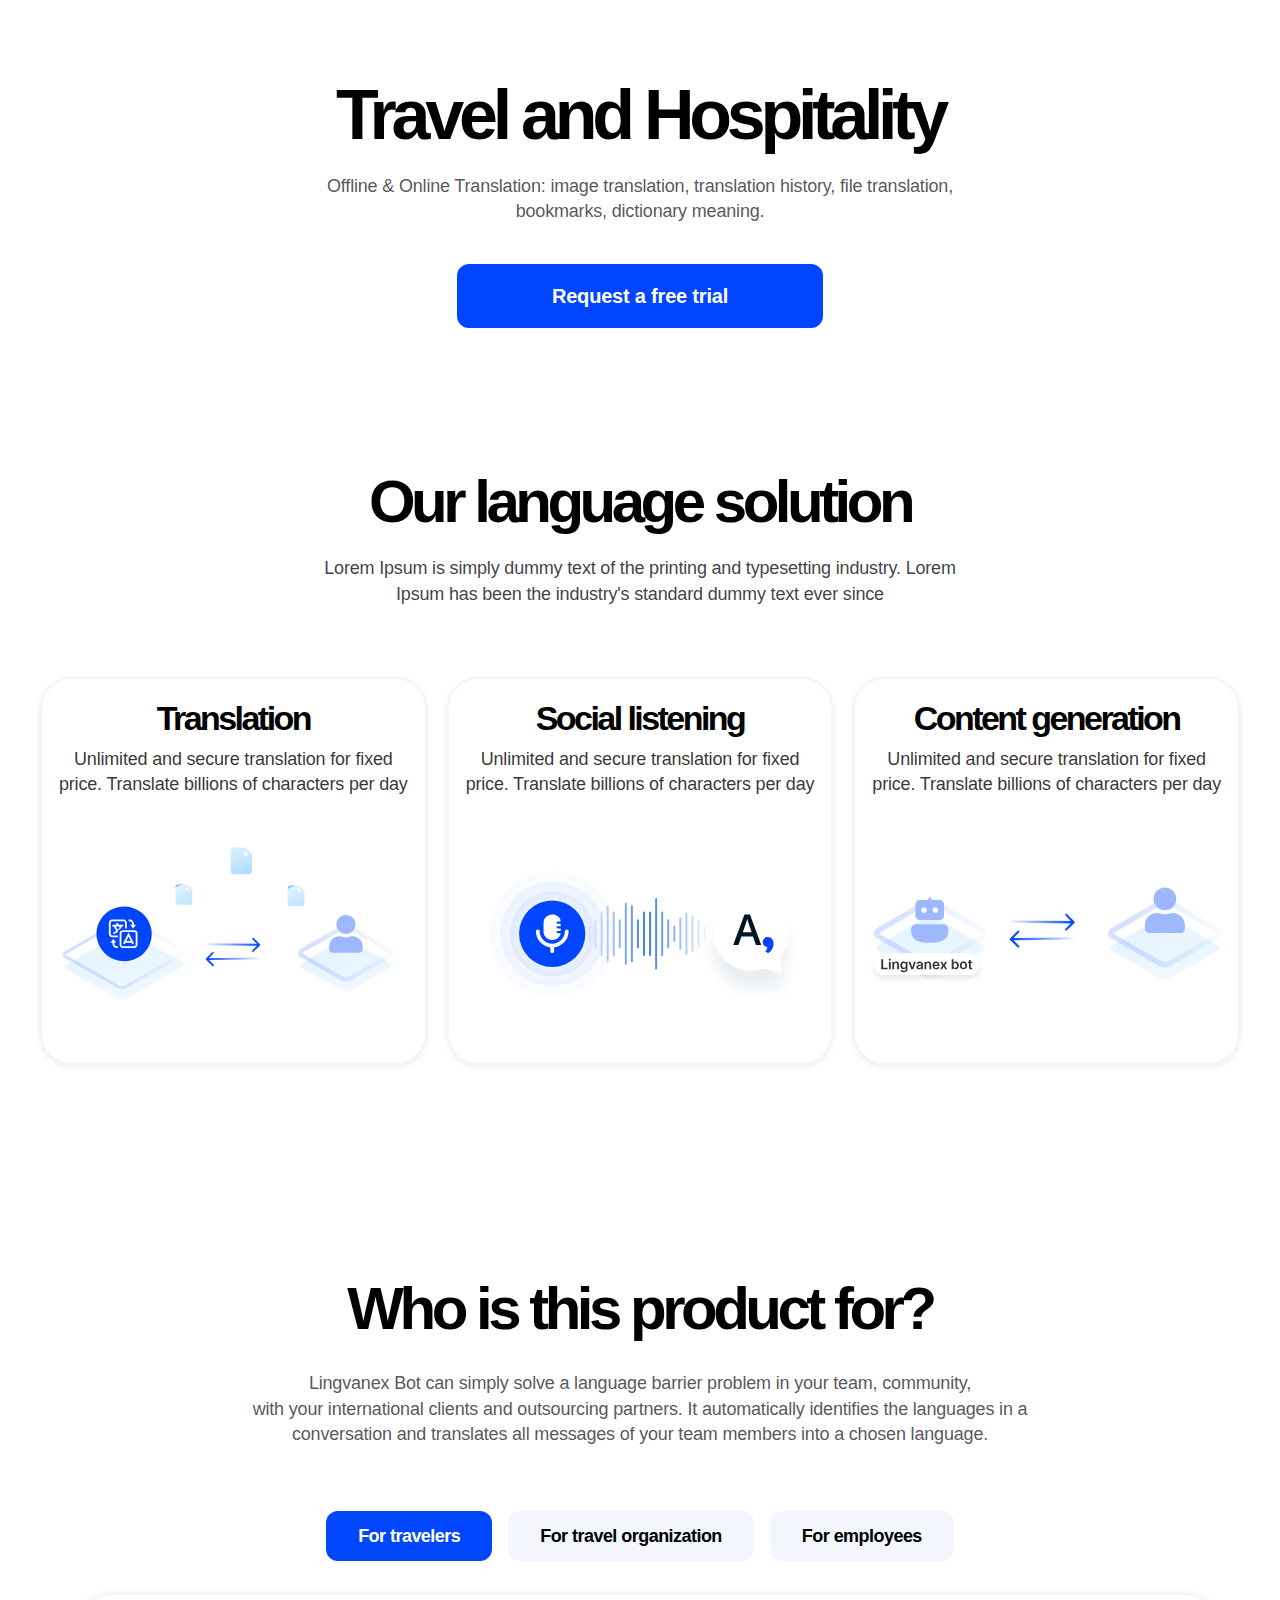
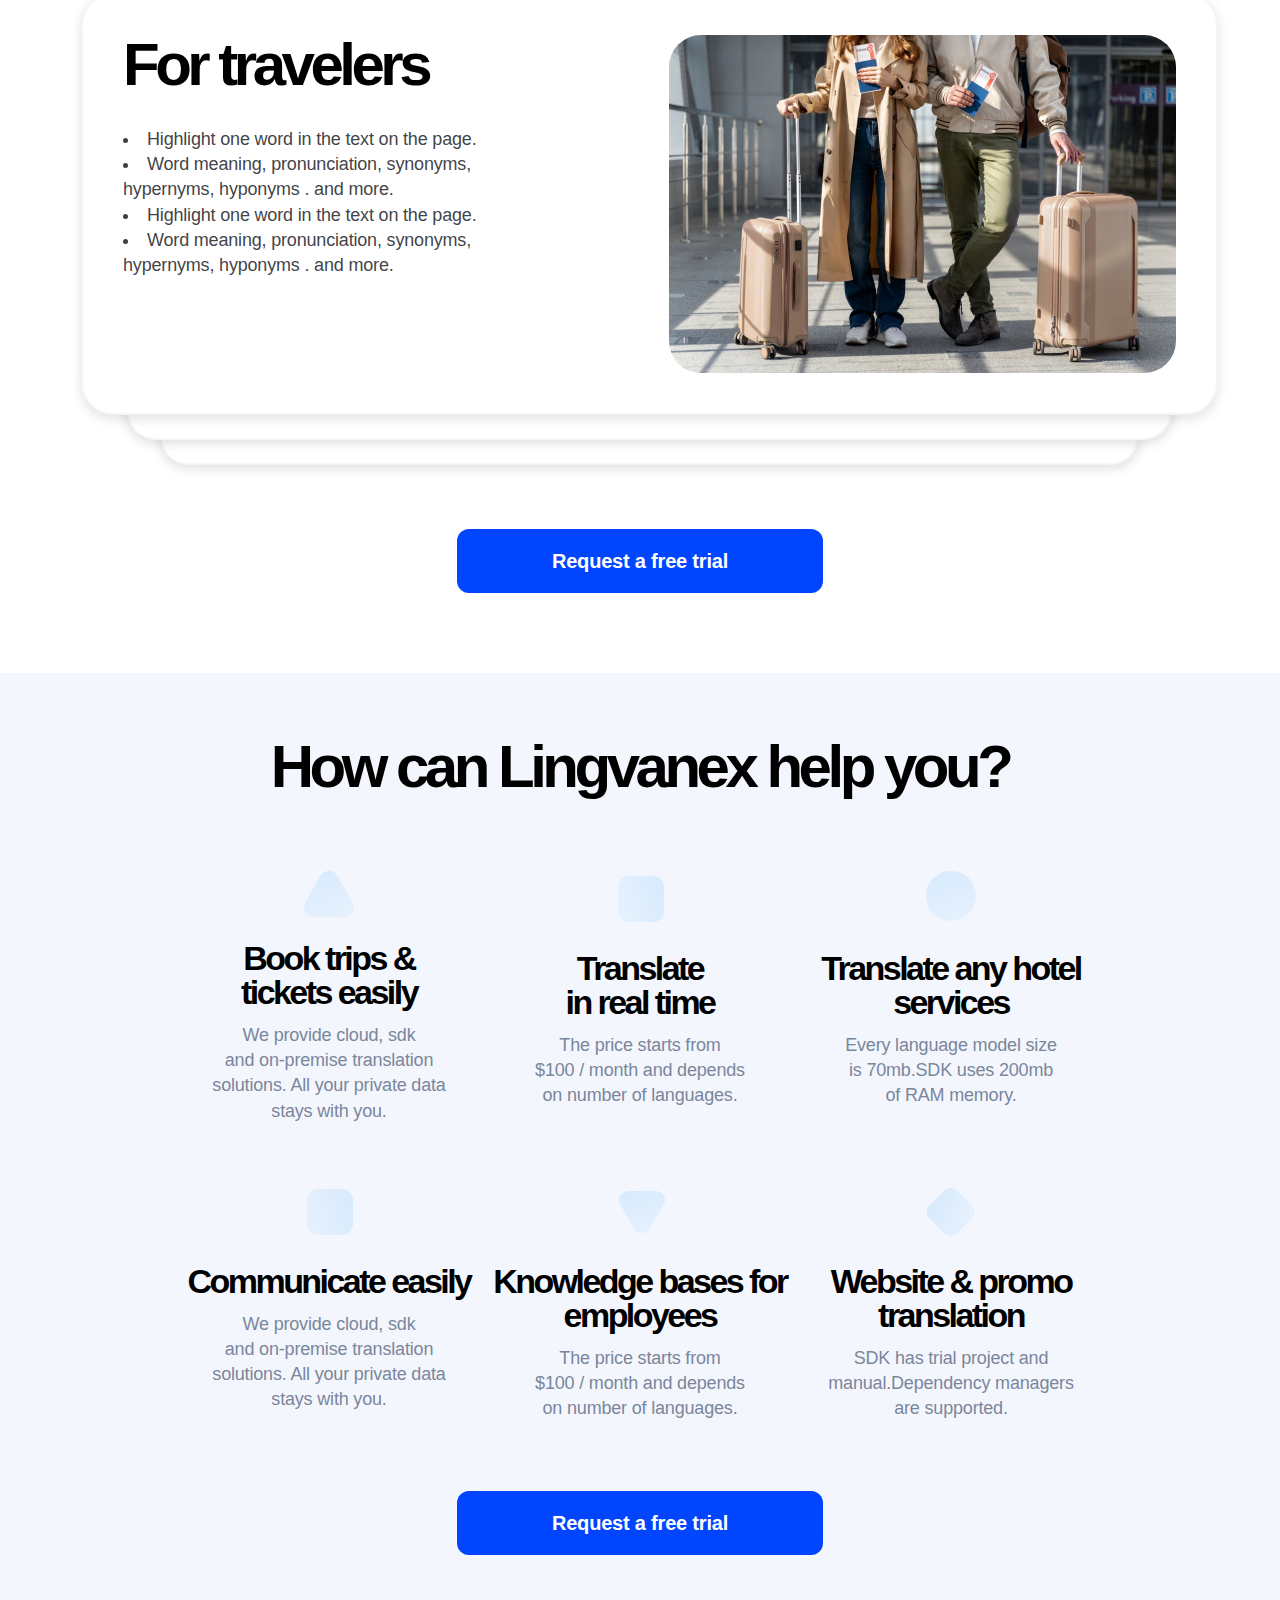
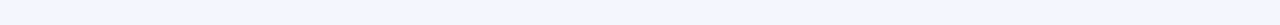
<file: index.html>
<!DOCTYPE html>
<html lang="en">
	<head>
		<meta charset="UTF-8">
		<meta http-equiv="X-UA-Compatible" content="IE=edge">
		<meta name="viewport" content="width=device-width, initial-scale=1.0">
		<link rel="stylesheet" href="css/style.css">
		<script src="js/app.js" defer></script>
		<title> Lingvanex</title>
	</head>
	<body>
		<main>
			<section class="section hero">
				<div class="section__container">
					<h1 class="hero__title section__title">Travel and Hospitality</h1>
					<p class="hero__text section__text">Offline & Online Translation: image translation, translation
						history, file translation, bookmarks, dictionary meaning. </p>
					<a href="#" class="btn btn_primary hero__btn">Request a free trial</a>
				</div>
			</section>
			<section class="section solution">
				<div class="section__container">
					<h2 class="solution__title section__title">Our language solution</h2>
					<p class="solution__text section__text">Lorem Ipsum is simply dummy text of the printing and typesetting
						industry.
						Lorem Ipsum has been the industry's standard dummy text ever since </p>
					<div class="solution__cards">
						<div class="solution__card">
							<h3 class="solution__card-title section__title">Translation</h3>
							<p class="solution__card-text section__text">Unlimited and secure translation for fixed price.
								Translate
								billions of characters per day </p>
							<img class="solution__card-img" src="./img/card-img1.svg" alt="Translation">
						</div>
						<div class="solution__card">
							<h3 class="solution__card-title section__title">Social listening</h3>
							<p class="solution__card-text section__text">Unlimited and secure translation for fixed price.
								Translate
								billions of characters per day</p>
							<img class="solution__card-img" src="./img/card-img2.svg" alt="Social listening">
						</div>
						<div class="solution__card">
							<h3 class="solution__card-title section__title">Content generation</h3>
							<p class="solution__card-text section__text">Unlimited and secure translation for fixed price.
								Translate
								billions of characters per day</p>
							<img class="solution__card-img" src="./img/card-img3.svg" alt="Content generation">
						</div>
					</div>
				</div>
			</section>
			<section class="section for-who">
				<div class="section__container">
					<h2 class="for-who__title section__title">Who is this product for?</h2>
					<p class="for-who__text section__text">Lingvanex Bot can simply solve a language barrier problem in your
						team, community, with&nbsp;your&nbsp;international clients and outsourcing partners. It
						automatically
						identifies the
						languages in a conversation and translates all messages of your team members into a chosen language.
					</p>
					<div class="for-who__btns">
						<button class="btn btn_gray btn_small active" data-info="travelers">For travelers</button>
						<button class="btn btn_gray btn_small" data-info="organization">For travel organization</button>
						<button class="btn btn_gray btn_small" data-info="employees">For employees</button>
					</div>
					<div class="for-who__cards">
						<div class="for-who__card front" data-info="travelers">
							<div class="for-who__card-info">
								<h3 class="for-who__card-title section__title">For travelers</h3>
								<ul class="for-who__card-text section__text">
									<li>Highlight one word in the text on the page.</li>
									<li>Word meaning, pronunciation, synonyms, <br>hypernyms, hyponyms . and more.</li>
									<li>Highlight one word in the text on the page.</li>
									<li>Word meaning, pronunciation, synonyms, <br>hypernyms, hyponyms . and more.</li>
								</ul>
							</div>
							<img class="for-who__card-img" src="./img/for-who-img1.png" alt="For employees">
						</div>
						<div class="for-who__card middle" data-info="organization">
							<div class="for-who__card-info">
								<h3 class="for-who__card-title section__title">For travel organization</h3>
								<ul class="for-who__card-text section__text">
									<li>Highlight one word in the text on the page.</li>
									<li>Word meaning, pronunciation, synonyms, <br>hypernyms, hyponyms . and more.</li>
									<li>Highlight one word in the text on the page.</li>
									<li>Word meaning, pronunciation, synonyms, <br>hypernyms, hyponyms . and more.</li>
								</ul>
							</div>
							<img class="for-who__card-img" src="./img/for-who-img2.png" alt="For employees">
						</div>
						<div class="for-who__card back" data-info="employees">
							<div class="for-who__card-info">
								<h3 class="for-who__card-title section__title">For employees</h3>
								<ul class="for-who__card-text section__text">
									<li>Highlight one word in the text on the page.</li>
									<li>Word meaning, pronunciation, synonyms, <br>hypernyms, hyponyms . and more.</li>
									<li>Highlight one word in the text on the page.</li>
									<li>Word meaning, pronunciation, synonyms, <br>hypernyms, hyponyms . and more.</li>
								</ul>
							</div>
							<img class="for-who__card-img" src="./img/for-who-img3.png" alt="For employees">
						</div>
					</div>
					<a href="#" class="btn btn_primary for-who__btn">Request a free trial</a>
				</div>
			</section>
			<section class="section help">
				<div class="section__container">
					<h2 class="help__title section__title">How can Lingvanex help you?</h2>
					<div class="help__items">
						<div class="help__item">
							<img class="help__item-icon" src="./img/shape1.svg" alt="Triangle">
							<h3 class="help__item-title section__title">Book trips & <br>tickets easily</h3>
							<p class="help__item-text section__text">We provide cloud, sdk<br>
								and on-premise translation<br> solutions. All your private data<br> stays with you.</p>
						</div>
						<div class="help__item">
							<img class="help__item-icon" src="./img/shape2.svg" alt="Rectangle">
							<h3 class="help__item-title section__title">Translate<br> in real time</h3>
							<p class="help__item-text section__text">The price starts from<br> $100 / month and depends <br>
								on number of languages.</p>
						</div>
						<div class="help__item">
							<img class="help__item-icon" src="./img/shape3.svg" alt="Circle">
							<h3 class="help__item-title section__title">Translate any hotel services</h3>
							<p class="help__item-text section__text">Every language model size<br>
								is 70mb.SDK uses 200mb <br> of RAM memory.</p>
						</div>
						<div class="help__item">
							<img class="help__item-icon" src="./img/shape2.svg" alt="Rectangle">
							<h3 class="help__item-title section__title">Сommunicate easily</h3>
							<p class="help__item-text section__text">We provide cloud, sdk<br>
								and on-premise translation<br> solutions. All your private data<br> stays with you.</p>
						</div>
						<div class="help__item">
							<img class="help__item-icon" src="./img/shape5.svg" alt="Triangle">
							<h3 class="help__item-title section__title">Knowledge bases for employees</h3>
							<p class="help__item-text section__text">The price starts from <br>
								$100 / month and depends <br> on number of languages.</p>
						</div>
						<div class="help__item">
							<img class="help__item-icon" src="./img/shape6.svg" alt="Rectangle">
							<h3 class="help__item-title section__title">Website & promo translation</h3>
							<p class="help__item-text section__text">SDK has trial project and manual.Dependency managers
								<br> are supported.
							</p>
						</div>
					</div>
					<a href="#" class="btn btn_primary help__btn">Request a free trial</a>
				</div>
			</section>
		</main>
	</body>
</html>
</file>
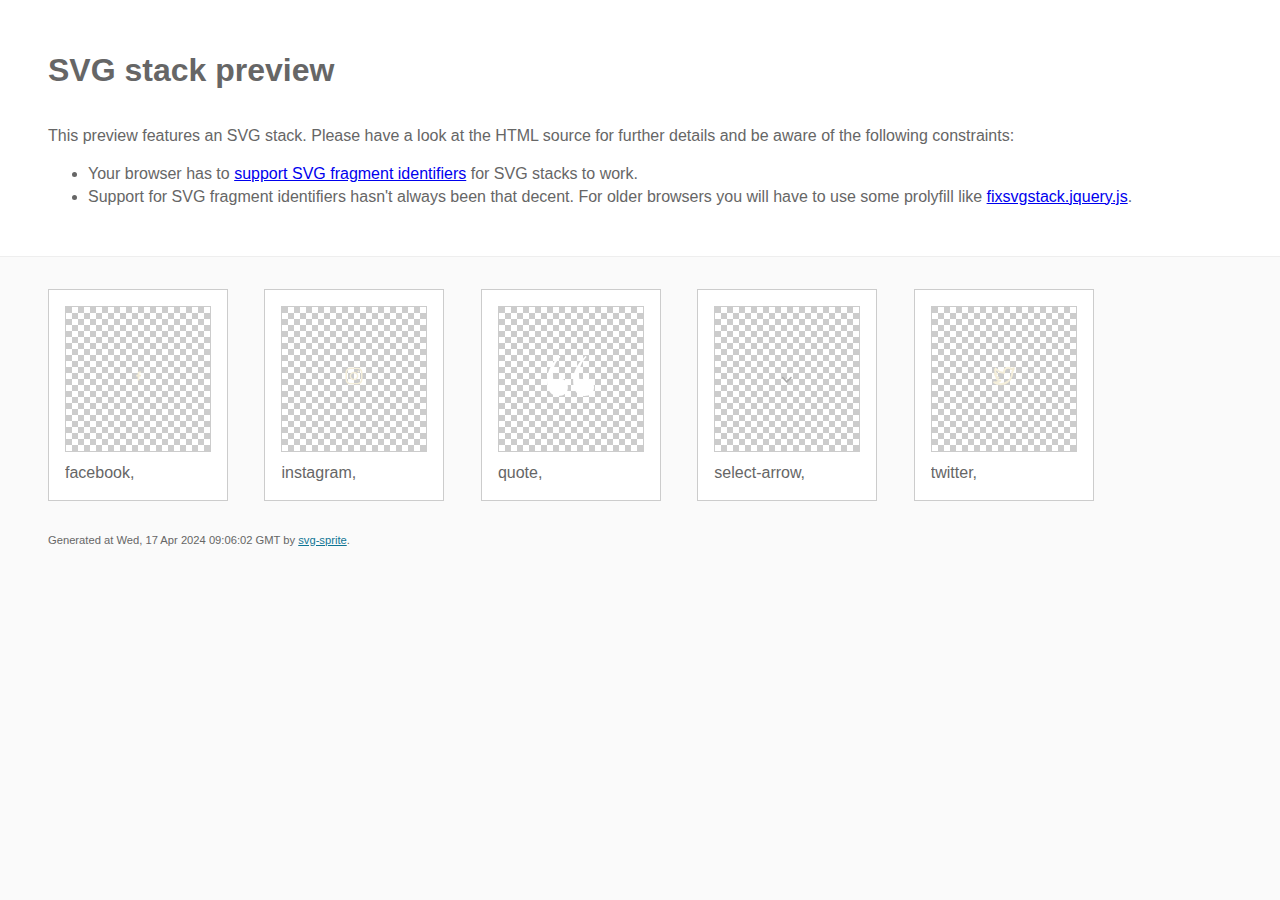
<file: img/stack/sprite.stack.html>
<!doctype html>
<html lang="en">
    <head>
        <meta charset="utf-8">
        <title>SVG stack preview | svg-sprite</title>
        <style>
            body {
                padding: 0;
                margin: 0;
                color: #666;
                background: #fafafa;
                font-family: Arial, Helvetica, sans-serif;
                font-size: 1em;
                line-height: 1.4;
            }

            header {
                display: block;
                padding: 3em 3em 2em;
                background-color: #fff;
            }

            header p {
                margin: 2em 0 0;
            }

            section {
                border-top: 1px solid #eee;
                padding: 2em 3em 0;
            }

            section ul {
                margin: 0;
                padding: 0;
            }

            section li {
                display: inline-block;
                background-color: #fff;
                position: relative;
                margin: 0 2em 2em 0;
                vertical-align: top;
                border: 1px solid #ccc;
                padding: 1em 1em 3em;
                cursor: default;
            }

            .icon-box {
                margin: 0;
                width: 144px;
                height: 144px;
                position: relative;
                background: #ccc url("data:image/svg+xml,%3Csvg xmlns='http://www.w3.org/2000/svg' width='12' height='12'%3E%3Cpath fill='%23fff' d='M6 0h6v6H6zM0 6h6v6H0z'/%3E%3C/svg%3E") top left repeat;
                border: 1px solid #ccc;
                display: table-cell;
                vertical-align: middle;
                text-align: center;
            }

            .icon {
                display: inline-block;
            }

            h1 {
                margin-top: 0;
            }

            h2 {
                margin: 0;
                padding: 0;
                font-size: 1em;
                font-weight: 400;
                white-space: nowrap;
                overflow: hidden;
                text-overflow: ellipsis;
                position: absolute;
                left: 1em;
                right: 1em;
                bottom: 1em;
            }

            footer {
                display: block;
                margin: 0;
                padding: 0 3em 3em;
            }

            footer p {
                margin: 0;
                font-size: .7em;
            }

            footer a {
                color: #0f7595;
                margin-left: 0;
            }
        </style>

<!--
Sprite shape dimensions
====================================================================================================
You will need to set the sprite shape dimensions via CSS when you use them as stack SVGs, otherwise
they would become a huge 100% in size. You may use the following dimension classes for doing so.
They might well be outsourced to an external stylesheet of course.
-->

<style>
 .svg-facebook-dims { width: 11px; height: 20px; }
 .svg-instagram-dims { width: 20px; height: 20px; }
 .svg-quote-dims { width: 47px; height: 40px; }
 .svg-select-arrow-dims { width: 14px; height: 9px; }
 .svg-twitter-dims { width: 23px; height: 20px; }
</style>

<!--
====================================================================================================
-->

    </head>
    <body>
        <header>
            <h1>SVG stack preview</h1>
            <p>This preview features an SVG stack. Please have a look at the HTML source for further details and be aware of the following constraints:</p>
            <ul>
                <li>Your browser has to <a href="https://caniuse.com/svg-fragment" target="_blank" rel="noopener noreferrer">support SVG fragment identifiers</a> for SVG stacks to work.</li>
                <li>Support for SVG fragment identifiers hasn't always been that decent. For older browsers you will have to use some prolyfill like <a href="https://github.com/preciousforever/SVG-Stacker/blob/master/fixsvgstack.jquery.js" target="_blank" rel="noopener noreferrer">fixsvgstack.jquery.js</a>.</li>
            </ul>
        </header>
        <section>

<!--
SVG stack
====================================================================================================
These SVG images make use of fragment identifiers (IDs) to reference certain portions of the
external sprite. By default, all shapes inside the sprite are hidden by CSS. The `:target` pseudo
selector is used to show the very shape that is referenced by the fragment identifier.
-->

            <ul>

             <li title="facebook">
                    <div class="icon-box">
                        <img src="../icons/icons.svg#facebook" class="svg-facebook-dims" alt="facebook">
                    </div>
                    <h2>facebook, </h2>
                </li>
             <li title="instagram">
                    <div class="icon-box">
                        <img src="../icons/icons.svg#instagram" class="svg-instagram-dims" alt="instagram">
                    </div>
                    <h2>instagram, </h2>
                </li>
             <li title="quote">
                    <div class="icon-box">
                        <img src="../icons/icons.svg#quote" class="svg-quote-dims" alt="quote">
                    </div>
                    <h2>quote, </h2>
                </li>
             <li title="select-arrow">
                    <div class="icon-box">
                        <img src="../icons/icons.svg#select-arrow" class="svg-select-arrow-dims" alt="select-arrow">
                    </div>
                    <h2>select-arrow, </h2>
                </li>
             <li title="twitter">
                    <div class="icon-box">
                        <img src="../icons/icons.svg#twitter" class="svg-twitter-dims" alt="twitter">
                    </div>
                    <h2>twitter, </h2>
                </li>
         </ul>

<!--
====================================================================================================
-->

        </section>
        <footer>
            <p>Generated at Wed, 17 Apr 2024 09:06:02 GMT by <a href="https://github.com/svg-sprite/svg-sprite" target="_blank" rel="noopener noreferrer">svg-sprite</a>.</p>
        </footer>
    </body>
</html>
</file>
<file: css/style.css>
@font-face {
  font-family: 'Inter';
  font-display: swap;
  src: url('../fonts/Inter-Black.ttf') format('ttf'), url('../fonts/Inter-Black.woff2') format('woff2');
  font-weight: 900;
  font-style: normal;
}
@font-face {
  font-family: 'Inter';
  font-display: swap;
  src: url('../fonts/Inter-SemiBold.ttf') format('ttf'), url('../fonts/Inter-SemiBold.woff2') format('woff2');
  font-weight: 600;
  font-style: normal;
}
@font-face {
  font-family: 'Inter';
  font-display: swap;
  src: url('../fonts/Inter-Regular.ttf') format('ttf'), url('../fonts/Inter-Regular.woff2') format('woff2');
  font-weight: 400;
  font-style: normal;
}
@font-face {
  font-family: 'Manrope';
  font-display: swap;
  src: url('../fonts/Manrope-Regular.ttf') format('ttf'), url('../fonts/Manrope-Regular.woff2') format('woff2');
  font-weight: 400;
  font-style: normal;
}

* {
  padding: 0;
  margin: 0;
  border: 0;
  box-sizing: border-box;
  scroll-behavior: smooth;
  -webkit-tap-highlight-color: transparent;
}

*,
*:before,
*:after {
  box-sizing: border-box;
  flex-shrink: 0;
}

::-webkit-scrollbar {
  width: 8px;
}

::-webkit-scrollbar-track {
  background: #f4f6fd;
}

::-webkit-scrollbar-thumb {
  background: #0146fe;
  border-radius: 10px;
}

html {
  width: 100vw;
  overflow-x: hidden;
  font-style: normal;
  font-family: 'Inter', sans-serif;
  -webkit-tap-highlight-color: transparent;
}

body {
  width: 100%;
  color: #000;
  background-color: #ffffff;
}

main {
  overflow-x: hidden;
  scrollbar-width: none;
  transition: 0.3s linear;
}
main::-webkit-scrollbar {
  width: 0;
  height: 0;
}

:focus,
:active {
  outline: none;
}

a,
a:visited,
a:hover {
  text-decoration: none;
}

button {
  outline: none;
  cursor: pointer;
  border: none;
  border-radius: 0;
  -webkit-tap-highlight-color: transparent;
}

img,
svg {
  display: block;
  max-width: 100%;
  user-select: none;
}

/**SECTION ELEMENTS**/
.section {
  width: 100%;
  margin-top: 80px;
  text-align: center;
}
.section__container {
  display: flex;
  flex-direction: column;
  align-items: center;
  max-width: 1280px;
  padding: 0 40px;
  margin: 0 auto;
}
.section__title {
  font-weight: 900;
  font-size: 60px;
  line-height: 100%;
  letter-spacing: -0.075em;
}
.section__text {
  font-size: 18px;
  line-height: 140%;
  letter-spacing: -0.01em;
}

/**BTN**/
.btn {
  display: flex;
  align-items: center;
  justify-content: center;
  border-radius: 12px;
  padding: 20px 24px;
  min-width: 366px;
  max-width: 100%;
  height: 64px;
  font-family: 'Inter', sans-serif;
  font-weight: 600;
  font-size: 20px;
  line-height: 120%;
  letter-spacing: -0.01em;
  transition: 0.3s ease-out;
}
.btn_primary {
  background: #0146fe;
  color: #ffffff;
}
.btn_gray {
  background: #f4f6fd;
  color: #000;
}
.btn_gray.active {
  background: #0146fe;
  color: #ffffff;
}
.btn_small {
  padding: 16px 32px;
  min-width: unset;
  height: 50px;
  font-size: 18px;
  line-height: 100%;
  letter-spacing: -0.03em;
}

/**HERO SECTION***/
.hero__title {
  font-size: 70px;
  margin-bottom: 24px;
}
.hero__text {
  font-family: 'Manrope', sans-serif;
  color: rgba(42, 43, 47, 0.8);
  max-width: 650px;
}
.hero__btn {
  margin-top: 40px;
}

/**SOLUTION SECTION**/
.solution {
  padding: 64px 0;
}
.solution__title {
  margin-bottom: 24px;
}
.solution__text {
  max-width: 681px;
  color: rgba(42, 43, 47, 0.9);
}
.solution__cards {
  margin-top: 70px;
  display: grid;
  grid-template-columns: repeat(3, 1fr);
  gap: 20px;
}
.solution__card {
  border: 2px solid rgba(0, 0, 0, 0.04);
  box-shadow: 0 2px 6px 0 rgba(0, 0, 0, 0.08);
  border-radius: 32px;
  padding: 22px 14px 14px;
  display: flex;
  flex-direction: column;
}
.solution__card-title {
  font-size: 34px;
  margin-bottom: 12px;
}
.solution__card-text {
  color: rgba(0, 0, 0, 0.8);
  margin-bottom: 16px;
}
.solution__card-img {
  margin-top: auto;
}

/**FOR WHO SECTION**/
.for-who {
  padding: 70px 0 0;
}
.for-who__title {
  margin-bottom: 32px;
}
.for-who__text {
  color: rgba(42, 43, 47, 0.8);
  max-width: 810px;
}
.for-who__btns {
  display: flex;
  justify-content: center;
  gap: 16px;
  margin-top: 64px;
}
.for-who__btns .btn {
  flex-shrink: 1;
}
.for-who__cards {
  margin-top: 32px;
  margin-left: 19px;
  max-width: 100%;
  width: 1137px;
  position: relative;
  display: flex;
  flex-direction: column;
}
.for-who__card {
  box-shadow: 0 4px 12px 0 rgba(0, 0, 0, 0.12);
  border: 2px solid rgba(0, 0, 0, 0.04);
  border-radius: 32px;
  background: #fff;
  padding: 40px;
  display: flex;
  align-items: flex-start;
  justify-content: space-between;
  gap: 32px;
  position: relative;
  transform-origin: 50% 100%;
  margin-top: -397px;
  transition: transform 0.3s ease-out;
}
.for-who__card.middle {
  transform: scale(0.92);
  z-index: 5;
  order: 1;
}
.for-who__card.back {
  transform: scale(0.86);
  order: 2;
}
.for-who__card.front {
  z-index: 10;
  order: -1;
  transform: unset;
  margin: 0;
}
.for-who__card-info {
  width: 400px;
  text-align: left;
  flex-shrink: 0;
}
.for-who__card-title {
  margin-bottom: 32px;
}
.for-who__card-text {
  list-style-position: inside;
  color: rgba(42, 43, 47, 0.9);
}
.for-who__card-img {
  border-radius: 32px;
  width: 507px;
  height: 338px;
  overflow: hidden;
  object-fit: cover;
  flex-shrink: 1;
}
.for-who__btn {
  margin-top: 64px;
}

/**HELP SECTION**/
.help {
  background: #f4f6fd;
  padding: 64px 0 70px;
}
.help__title {
  margin-bottom: 70px;
}
.help__items {
  max-width: 917px;
  display: grid;
  grid-template-columns: repeat(3, 1fr);
  column-gap: 16px;
  row-gap: 56px;
}
.help__item {
  display: flex;
  flex-direction: column;
  align-items: center;
}
.help__item-icon {
  margin: 4px auto 24px;
}
.help__item-title {
  font-size: 34px;
  margin-bottom: 14px;
}
.help__item-text {
  color: #7a869c;
}
.help__btn {
  margin-top: 70px;
}

@media screen and (max-width: 1000px) {
  .solution {
    padding: 55px 0 0;
  }
  .solution__cards {
    grid-template-columns: 1fr;
  }
  .solution__card {
    display: grid;
    grid-template-columns: 1fr 1fr;
    column-gap: 40px;
  }
  .solution__card-title {
    align-self: end;
  }
  .solution__card-img {
    grid-column: 2;
    grid-row: 1 / span 2;
    margin: 0 auto;
  }

  .for-who__card {
    min-height: 350px;
  }
  .for-who__card:not(.front) {
    margin-top: -320px;
  }
  .for-who__card-info {
    width: 100%;
  }
  .for-who__card-title {
    font-size: 38px;
  }
  .for-who__card-title {
    text-align: center;
  }
  .for-who__card-img {
    display: none;
  }

  .help__items {
    grid-template-columns: repeat(2, 1fr);
  }
  .help__item-title {
    font-size: 34px;
  }
}

@media screen and (max-width: 600px) {
  .section {
    margin-top: 40px;
  }
  .section__container {
    padding: 0 16px;
  }
  .section__title {
    font-size: 44px;
  }

  .btn {
    width: 100%;
    min-width: unset;
  }
  .hero__title {
    font-size: 54px;
  }
  .solution__card {
    display: flex;
  }
  .solution__card-title {
    align-self: center;
    font-size: 30px;
  }

  .for-who__btns {
    flex-direction: column;
    width: 100%;
  }
  .for-who__btns .btn {
    height: 64px;
    font-size: 20px;
  }
  .for-who__cards {
    margin-left: 0;
  }
  .for-who__card {
    padding: 20px;
  }
  .for-who__card:not(.front) {
    display: none;
  }
  .for-who__card-title {
    font-size: 34px;
  }

  .help__items {
    grid-template-columns: 1fr;
  }
  .help__item-title {
    font-size: 34px;
  }
}
</file>
